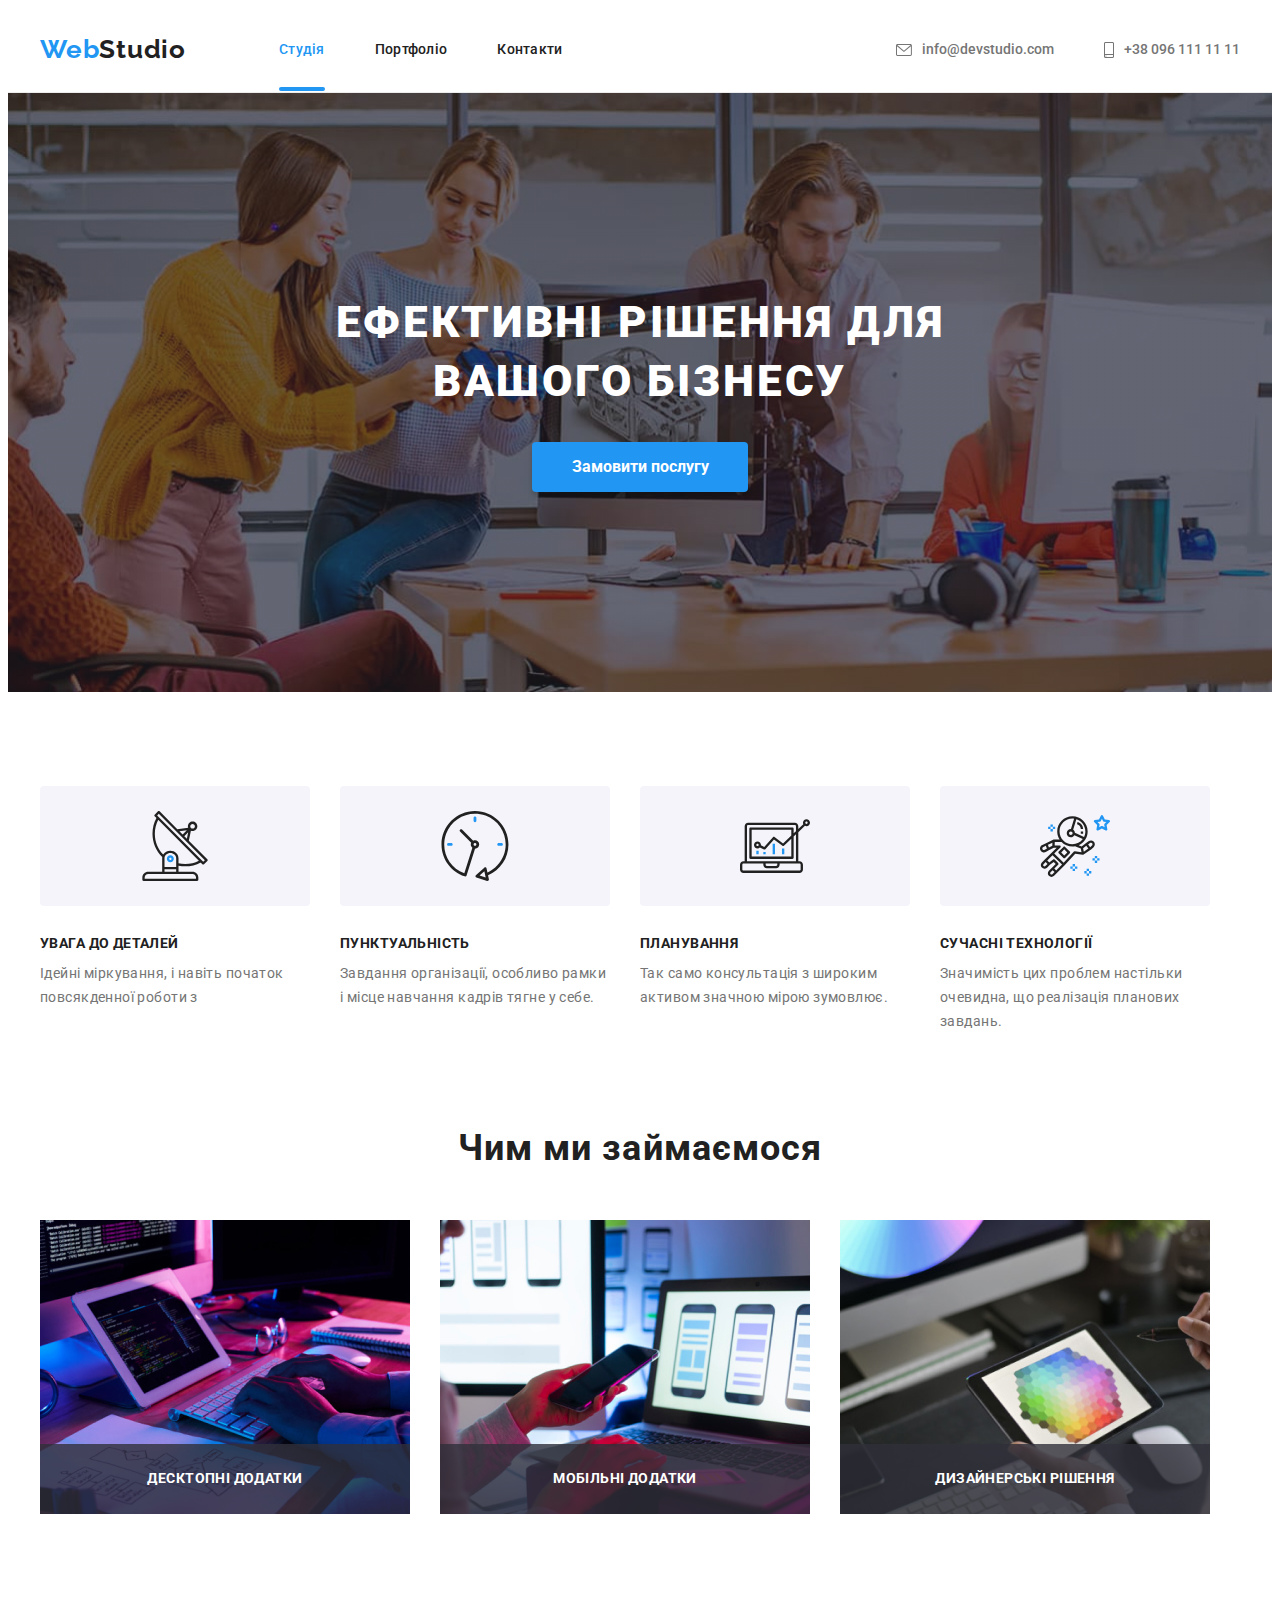
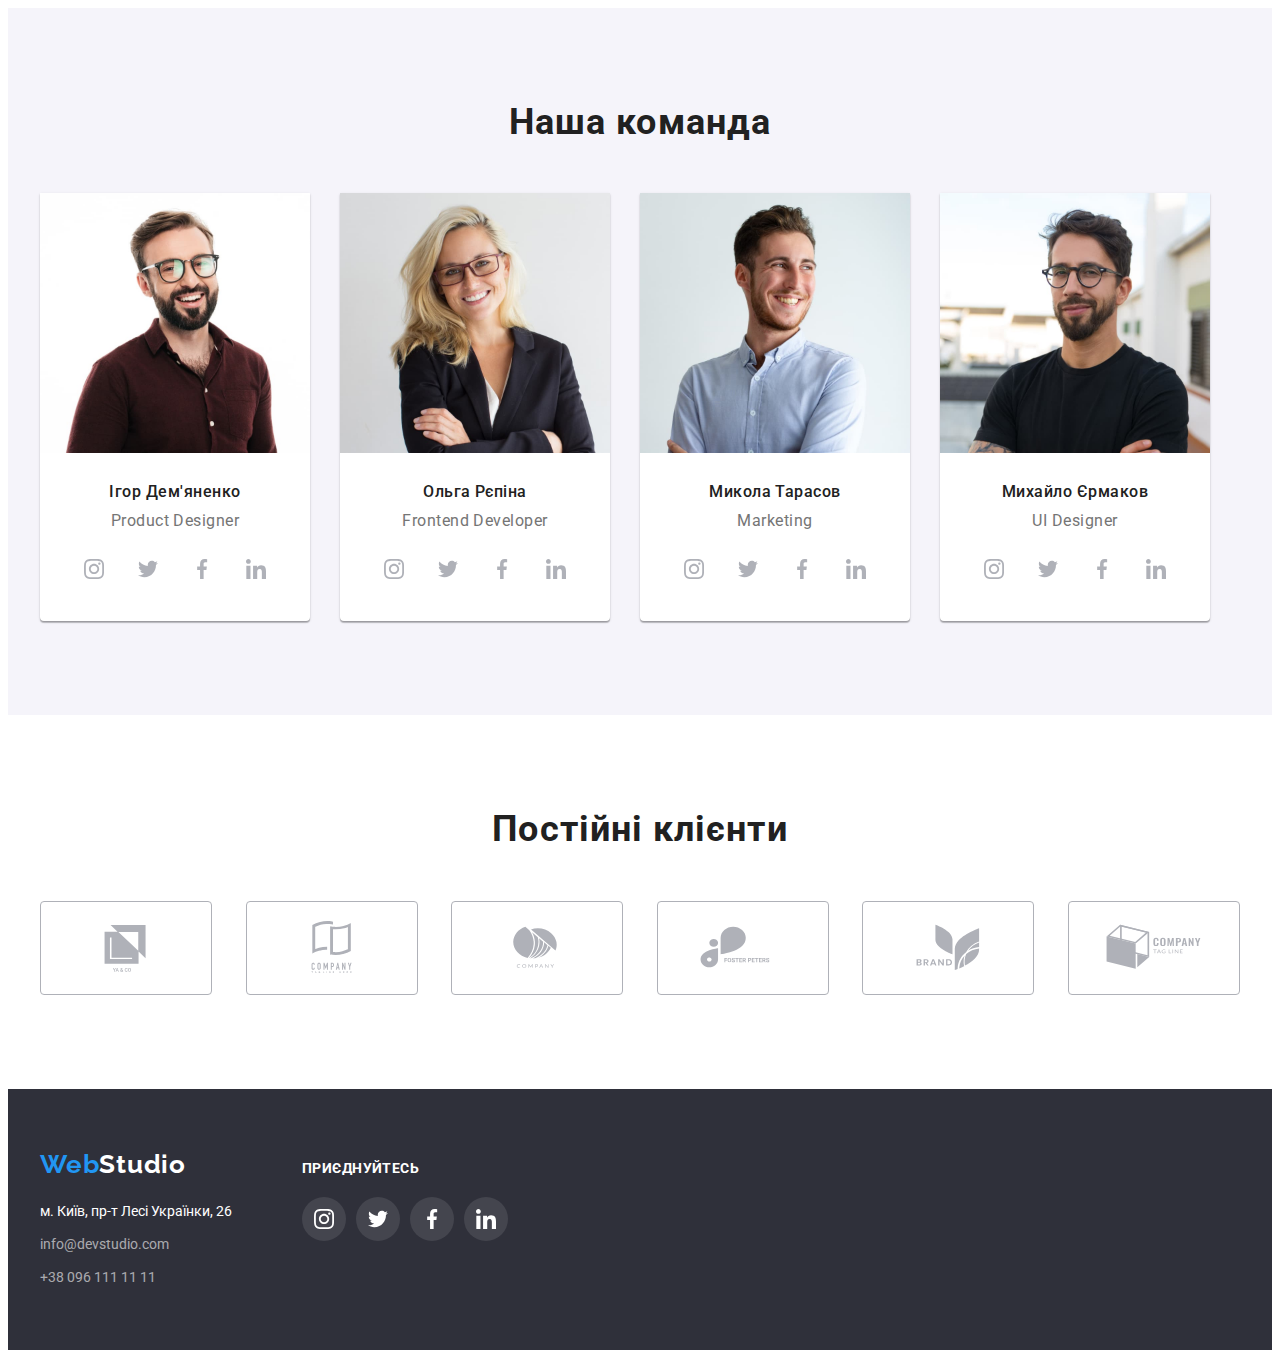
<file: index.html>
<!DOCTYPE html>
<html lang="uk">
<head>
    <meta charset="UTF-8">
    <meta http-equiv="X-UA-Compatible" content="IE=edge">
    <meta name="viewport" content="width=device-width, initial-scale=1.0">
    <title>WebStudio</title>
    <link rel="preconnect" href="https://fonts.googleapis.com">
    <link rel="preconnect" href="https://fonts.gstatic.com" crossorigin>
    <link href="https://fonts.googleapis.com/css2?family=Raleway:wght@700&display=swap" rel="stylesheet">
    <link rel="preconnect" href="https://fonts.googleapis.com">
    <link rel="preconnect" href="https://fonts.gstatic.com" crossorigin>
    <link href="https://fonts.googleapis.com/css2?family=Roboto:wght@400;500;700;900&display=swap" rel="stylesheet">
    <link rel="stylesheet" href="https://cdnjs.cloudflare.com/ajax/libs/modern-normalize/1.1.0/modern-normalize.min.css" 
    integrity="sha512-wpPYUAdjBVSE4KJnH1VR1HeZfpl1ub8YT/NKx4PuQ5NmX2tKuGu6U/JRp5y+Y8XG2tV+wKQpNHVUX03MfMFn9Q==" crossorigin="anonymous" referrerpolicy="no-referrer" />
    <link rel="stylesheet" href="./css/styles.css">
  </head>
<body>
<!-- Шапка сторінки-->
  <header class="line-bg">
    <div class="container head">
      <a href="./index.html"class="logo">Web<span class="logo-black">Studio</span>
      </a>
      <nav>
      <!-- Навігація на інші сторінки -->
        <ul class="social-links">    
          <li class="item">
            <a class="link" href="./index.html">
              <span class="active-page">Студія</span>
            </a>
          </li>
          <li class="item">
            <a class="link" href="./portfolio.html">Портфоліо</a>
          </li>
          <li class="item">
            <a class="link" href="Контакти">Контакти</a>
          </li>
        </ul>
      </nav>
        <ul class="social-links">
          <li class="contact">
            <a href="mailto:info@devstudio.com" class="contact-link">
              <svg class="contact-icon email" widht="16" height="12">
                <use href="./images/hw5/sprite1.svg#envelope"></use>
              </svg>
              info@devstudio.com
            </a>
          </li>
          <li class="contact">
            <a href="tel:+380961111111" class="contact-link">
              <svg class="contact-icon telephone" widht="10" height="16">
                <use href="./images/hw5/sprite1.svg#smartphone"></use>
              </svg>
              +38 096 111 11 11  
            </a>
          </li>
        </ul>
    </div>
  </header> 
<main>
  <!-- Герой сторінка -->
  <section class="hero">
    <div class="container">
      <h1 class="text-hero">
        Ефективні рішення для<br
         />вашого бізнесу
      </h1>
      <button type="button" class="hero-btn" data-modal-open>Замовити послугу</button>
    </div>
  </section>
  <!-- Переваги -->
  <section class="features">
    <div class="container page">
      <ul class="info">
        <li class="item">
          <div class="fuatures-icon">
            <svg class="info-icon" widht="70" height="70">
              <use href="./images/hw5/sprite1.svg#antenna"></use>
            </svg>
          </div>
          <h3 class="subtitle">УВАГА ДО ДЕТАЛЕЙ</h3>
          <p class="text">Ідейні міркування, і навіть початок повсякденної роботи з  
        </li>
        <li class="item">
          <div class="fuatures-icon">
            <svg class="info-icon" widht="70" height="70">
              <use href="./images/hw5/sprite1.svg#clock"></use>
            </svg>
          </div>
          <h3 class="subtitle">ПУНКТУАЛЬНІСТЬ</h3>
          <p class="text">Завдання організації, особливо рамки і місце навчання кадрів тягне у себе.</p>
        </li>
        <li class="item">
          <div class="fuatures-icon">
            <svg class="info-icon" widht="70" height="70">
              <use href="./images/hw5/sprite1.svg#diagram"></use>
            </svg>
          </div>
          <h3 class="subtitle">ПЛАНУВАННЯ</h3>
          <p class="text">Так само консультація з широким активом значною мірою зумовлює.</p>
        </li>
        <li class="item">
          <div class="fuatures-icon">
            <svg class="info-icon" widht="70" height="70">
              <use href="./images/hw5/sprite1.svg#astronaut"></use>
            </svg>
          </div>
          <h3 class="subtitle">СУЧАСНІ ТЕХНОЛОГІЇ</h3>
          <p class="text">Значимість цих проблем настільки очевидна, що реалізація планових завдань.</p>
        </li>
      </ul>
    </div>
  </section>
  <!-- Види діяльності -->
  <section class="work">
    <div class="container">
      <h2 class="title">Чим ми займаємося</h2>
      <ul class="foto">
        <li class="item">
          <div class="foto-box">
            <img class="process" 
              src="./images/hw1/box1.jpg" 
              alt="box 1" 
              width="370"/>
            <p class="work-text">Десктопні додатки</p>
          </div>
        </li>
        <li class="item">
          <div class="foto-box">
            <img class="process" 
              src="./images/hw1/box2.jpg" 
              alt="box 2" 
              width="370"/>
            <p class="work-text">Мобільні додатки</p>
          </div>
        </li>
        <li class="item">
          <div class="foto-box">
            <img class="process" 
              src="./images/hw1/box3.jpg" 
              alt="box 3" 
              width="370"/>
            <p class="work-text">Дизайнерські рішення</p>
          </div>
        </li>
      </ul>
    </div>
  </section>
  <!-- Команда -->
  <section class="command">
    <div class="container">
      <h2 class="title">Наша команда</h2>
      <ul class="people">
        <li class="item">
          <img class="team" 
          src="./images/hw1/ihor-demyanenko.jpg" 
          alt="Ігор Дем'яненко" 
          width="270" 
          />
          <div class="box">
            <h3 class="subtitle">Ігор Дем'яненко</h3>
            <p class="text" lang="en">Product Designer</p>
            <ul class="link-list">
              <li class="list-elips">
                <a class="link-icon" href="https://www.instagram.com/">
                  <svg class="elips-icon" widht="20" height="20">
                    <use href="./images/hw5/sprite1.svg#instagram"></use>
                  </svg>
                </a>
              </li>
              <li class="list-elips">
                <a class="link-icon" href="https://twitter.com/">
                  <svg class="elips-icon" widht="20" height="20">
                    <use href="./images/hw5/sprite1.svg#twitter"></use>
                  </svg>
                </a>
              </li>
              <li class="list-elips">
                <a class="link-icon" href="https://www.facebook.com/">
                  <svg class="elips-icon" widht="20" height="20">
                    <use href="./images/hw5/sprite1.svg#facebook"></use>
                  </svg>
                </a>
              </li>
              <li class="list-elips">
                <a class="link-icon" href="https://ua.linkedin.com/">
                  <svg class="elips-icon" widht="20" height="20">
                    <use href="./images/hw5/sprite1.svg#linkedin"></use>
                  </svg>
                </a>
              </li>
            </ul>
          </div>
        </li>
        <li class="item">
          <img class="team" 
          src="./images/hw1/olga-repina.jpg" 
          alt="Ольга Рєпіна" 
          width="270" 
          />
          <div class="box">
            <h3 class="subtitle">Ольга Рєпіна</h3>
            <p class="text" lang="en">Frontend Developer</p>
            <ul class="link-list">
              <li class="list-elips">
                <a class="link-icon" href="https://www.instagram.com/">
                  <svg class="elips-icon" widht="20" height="20">
                    <use href="./images/hw5/sprite1.svg#instagram"></use>
                  </svg>
                </a>
              </li>
              <li class="list-elips">
                <a class="link-icon" href="https://twitter.com/">
                  <svg class="elips-icon" widht="20" height="20">
                    <use href="./images/hw5/sprite1.svg#twitter"></use>
                  </svg>
                </a>
              </li>
              <li class="list-elips">
                <a class="link-icon" href="https://www.facebook.com/">
                  <svg class="elips-icon" widht="20" height="20">
                    <use href="./images/hw5/sprite1.svg#facebook"></use>
                  </svg>
                </a>
              </li>
              <li class="list-elips">
                <a class="link-icon" href="https://ua.linkedin.com/">
                  <svg class="elips-icon" widht="20" height="20">
                    <use href="./images/hw5/sprite1.svg#linkedin"></use>
                  </svg>
                </a>
              </li>
            </ul>
          </div>
        </li>
        <li class="item">
          <img class="team" 
          src="./images/hw1/mykola-tarasov.jpg" 
          alt="Микола Тарасов" 
          width="270" 
          />
          <div class="box">
            <h3 class="subtitle">Микола Тарасов</h3>
            <p class="text" lang="en">Marketing</p>
            <ul class="link-list">
              <li class="list-elips">
                <a class="link-icon" href="https://www.instagram.com/">
                  <svg class="elips-icon" widht="20" height="20">
                    <use href="./images/hw5/sprite1.svg#instagram"></use>
                  </svg>
                </a>
              </li>
              <li class="list-elips">
                <a class="link-icon" href="https://twitter.com/">
                  <svg class="elips-icon" widht="20" height="20">
                    <use href="./images/hw5/sprite1.svg#twitter"></use>
                  </svg>
                </a>
              </li>
              <li class="list-elips">
                <a class="link-icon" href="https://www.facebook.com/">
                  <svg class="elips-icon" widht="20" height="20">
                    <use href="./images/hw5/sprite1.svg#facebook"></use>
                  </svg>
                </a>
              </li>
              <li class="list-elips">
                <a class="link-icon" href="https://ua.linkedin.com/">
                  <svg class="elips-icon" widht="20" height="20">
                    <use href="./images/hw5/sprite1.svg#linkedin"></use>
                  </svg>
                </a>
              </li>
            </ul>
          </div>
        </li>
        <li class="item">
          <img class="team" 
          src="./images/hw1/mykhailo-yermakov.jpg" 
          alt="Михайло Єрмаков" 
          width="270" 
          />
          <div class="box">
            <h3 class="subtitle">Михайло Єрмаков</h3>
            <p class="text" lang="en">UI Designer</p>
            <ul class="link-list">
              <li class="list-elips">
                <a class="link-icon" href="https://www.instagram.com/">
                  <svg class="elips-icon" widht="20" height="20">
                    <use href="./images/hw5/sprite1.svg#instagram"></use>
                  </svg>
                </a>
              </li>
              <li class="list-elips">
                <a class="link-icon" href="https://twitter.com/">
                  <svg class="elips-icon" widht="20" height="20">
                    <use href="./images/hw5/sprite1.svg#twitter"></use>
                  </svg>
                </a>
              </li>
              <li class="list-elips">
                <a class="link-icon" href="https://www.facebook.com/">
                  <svg class="elips-icon" widht="20" height="20">
                    <use href="./images/hw5/sprite1.svg#facebook"></use>
                  </svg>
                </a>
              </li>
              <li class="list-elips">
                <a class="link-icon" href="https://ua.linkedin.com/">
                  <svg class="elips-icon" widht="20" height="20">
                    <use href="./images/hw5/sprite1.svg#linkedin"></use>
                  </svg>
                </a>
              </li>
            </ul>
          </div>
        </li>
      </ul>
    </div>
  </section>
  <!--  Постійні клієнти -->
  <section class="clients">
    <div class="container">
      <h3 class="title">Постійні клієнти</h3>
      <ul class="icons">
        <li class="item">
          <a class="icon-link" href="#">
            <svg class="button-icon" widht="160" height="60">
              <use href="./images/hw5/sprite1.svg#Logo1"></use>
            </svg>
          </a>
        </li>
        <li class="item">
          <a class="icon-link" href="#">
            <svg class="button-icon" widht="160" height="60">
              <use href="./images/hw5/sprite1.svg#Logo2"></use>
            </svg>
          </a>
        </li>
        <li class="item">
          <a class="icon-link" href="#">
            <svg class="button-icon" widht="160" height="60">
              <use href="./images/hw5/sprite1.svg#Logo3"></use>
            </svg>
          </a>
        </li>
        <li class="item">
          <a class="icon-link" href="#">
            <svg class="button-icon" widht="160" height="60">
              <use href="./images/hw5/sprite1.svg#Logo4"></use>
            </svg>
          </a>
        </li>
        <li class="item">
          <a class="icon-link" href="#">
            <svg class="button-icon" widht="160" height="60">
              <use href="./images/hw5/sprite1.svg#Logo5"></use>
            </svg>
          </a>
        </li>
        <li class="item">
          <a class="icon-link" href="#">
            <svg class="button-icon" widht="160" height="60">
              <use href="./images/hw5/sprite1.svg#Logo6"></use>
            </svg>
          </a>
        </li>
      </ul>
    </div>

  </section>
</main>
<!-- Футер -->
  <footer class="footer-backgroud">
    <div class="container general">
      <div class="footer-container">
        <a href="./index.html" lang="en" class="logo">Web<span class="logo-white">Studio</span></a>
          <address>
            <ul class="footer-contact">
              <li class="item">
                <a href="https://goo.gl/maps/koyC8CYyR4xrzrLMA" target="_blank" rel="address" class="address">м. Київ, пр-т Лесі Українки, 26</a>
              </li>
              <li class="item">
                <a href="mailto:info@devstudio.com" class="contact">info@devstudio.com</a>
              </li>
              <li class="item">
                <a href="tel:+380961111111" class="contact">+38 096 111 11 11</a>
              </li>
            </ul>
          </address>
      </div>
      <div class="social-networks-container">
        <span class="subtitle">ПРИЄДНУЙТЕСЬ</span>
        <ul class="link-list-footer">
          <li class="list-elips-footer">
            <a class="link-icon-footer" href="https://www.instagram.com/">
              <svg class="elips-icon-footer" widht="20" height="20">
                <use href="./images/hw5/sprite1.svg#instagram"></use>
              </svg>
            </a>
          </li>
          <li class="list-elips-footer">
            <a class="link-icon-footer" href="https://twitter.com/">
              <svg class="elips-icon-footer" widht="20" height="20">
                <use href="./images/hw5/sprite1.svg#twitter"></use>
              </svg>
            </a>
          </li>
          <li class="list-elips-footer">
            <a class="link-icon-footer" href="https://www.facebook.com/">
              <svg class="elips-icon-footer" widht="20" height="20">
                <use href="./images/hw5/sprite1.svg#facebook"></use>
              </svg>
            </a>
          </li>
          <li class="list-elips-footer">
            <a class="link-icon-footer" href="https://ua.linkedin.com/">
              <svg class="elips-icon-footer" widht="20" height="20">
                <use href="./images/hw5/sprite1.svg#linkedin"></use>
              </svg>
            </a>
          </li>
        </ul>
      </div>
    </div>
  </footer>
  <div class="backdrop is-hidden" data-modal>
    <div class="modal">
     <button type="button" class="modal-close" data-modal-close>
         <svg class="btn-close-icon" widht="18" height="18">
             <use href="./images/hw5/sprite1.svg#close-black"></use>
         </svg>
     </button>
    </div>
    </div>
  <script src="./js/modal.js"></script>
</body>
</html>
</file>
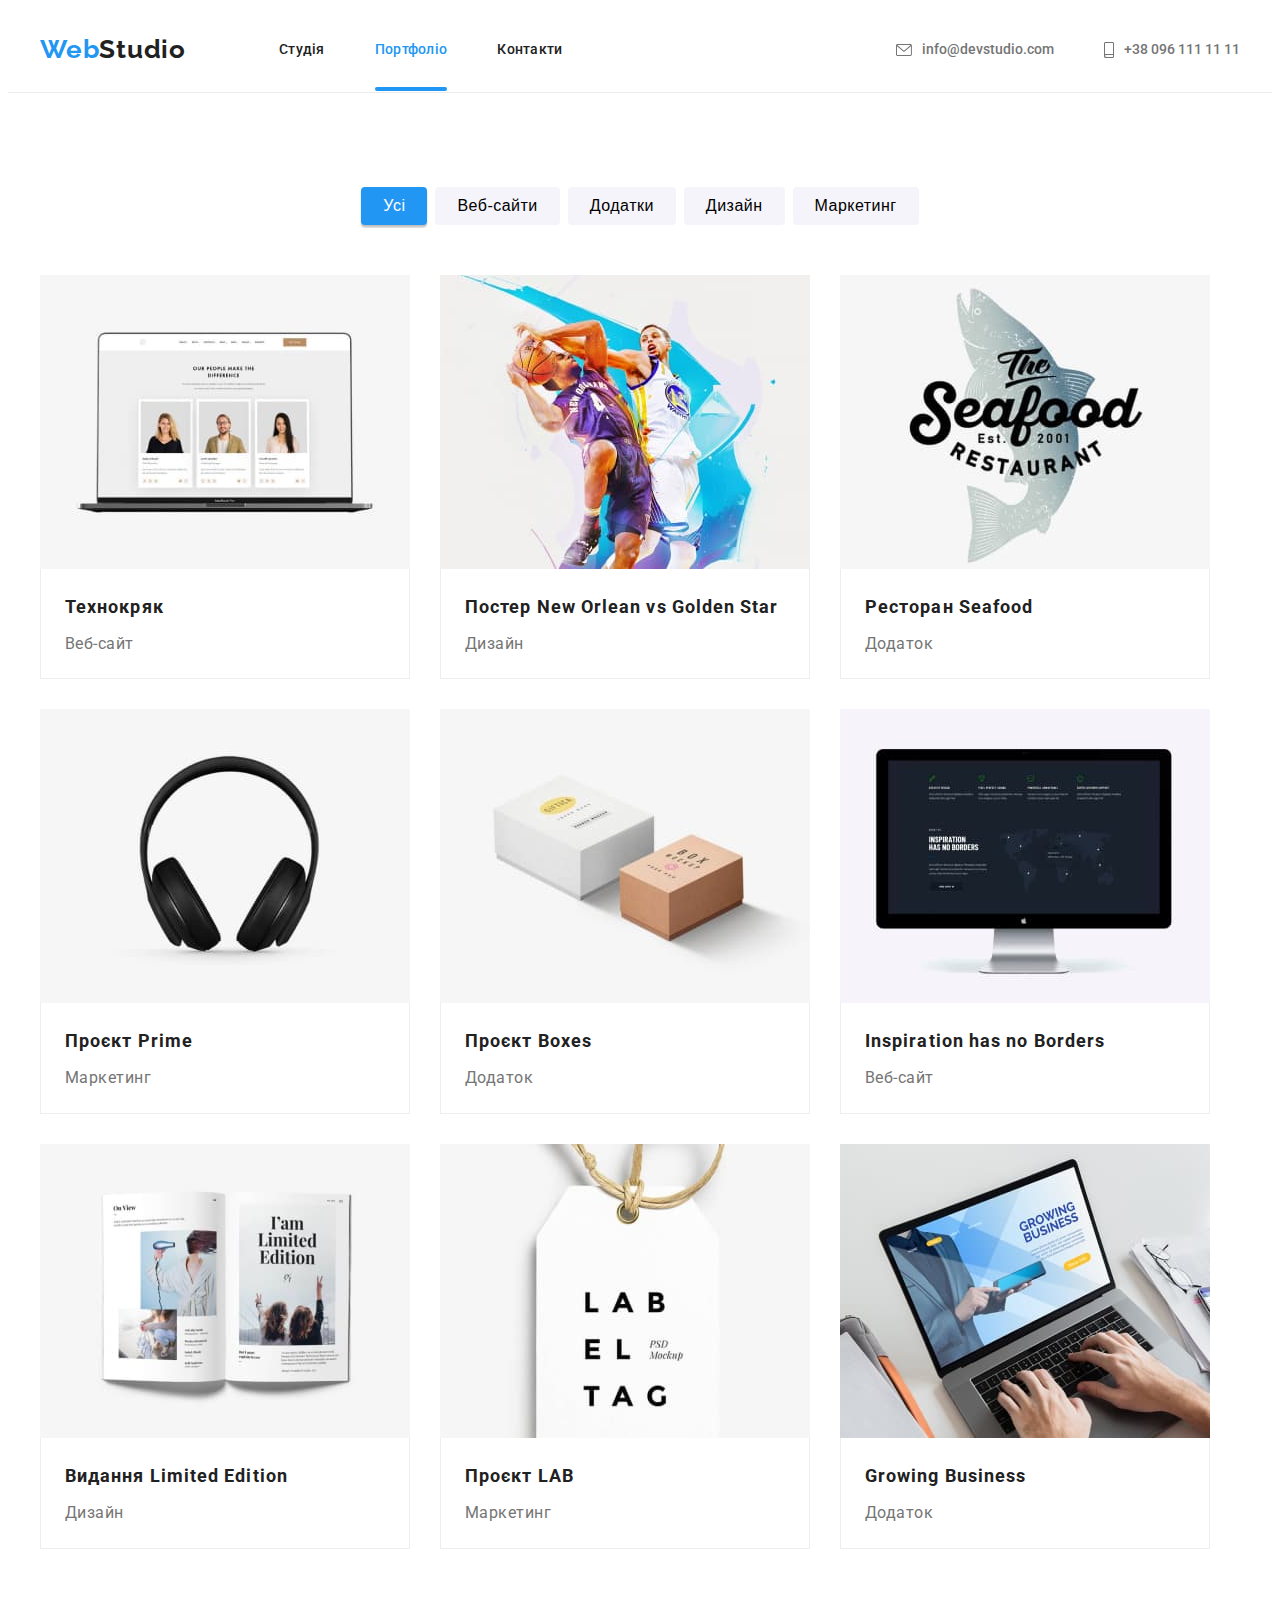
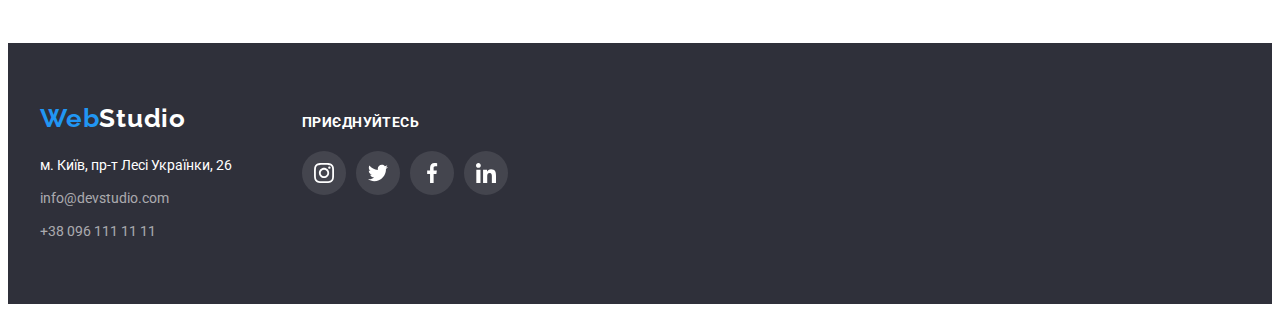
<file: portfolio.html>
<!DOCTYPE html>
<html lang="uk">
<head>
    <meta charset="UTF-8">
    <meta http-equiv="X-UA-Compatible" content="IE=edge">
    <meta name="viewport" content="width=device-width, initial-scale=1.0">
    <title>WebStudio</title>
    <link rel="preconnect" href="https://fonts.googleapis.com">
    <link rel="preconnect" href="https://fonts.gstatic.com" crossorigin>
    <link href="https://fonts.googleapis.com/css2?family=Raleway:wght@700&display=swap" rel="stylesheet">
    <link rel="preconnect" href="https://fonts.googleapis.com">
    <link rel="preconnect" href="https://fonts.gstatic.com" crossorigin>
    <link href="https://fonts.googleapis.com/css2?family=Roboto:wght@400;500;700;900&display=swap" rel="stylesheet">
    <link rel="stylesheet" href="https://cdnjs.cloudflare.com/ajax/libs/modern-normalize/1.1.0/modern-normalize.min.css" 
    integrity="sha512-wpPYUAdjBVSE4KJnH1VR1HeZfpl1ub8YT/NKx4PuQ5NmX2tKuGu6U/JRp5y+Y8XG2tV+wKQpNHVUX03MfMFn9Q==" crossorigin="anonymous" referrerpolicy="no-referrer" />
    <link rel="stylesheet" href="./css/styles.css">
</head>
<body>
<!-- Шапка сторінки-->
  <header class="line-bg">
    <div class="container head">
      <a href="./index.html"class="logo">Web<span class="logo-black">Studio</span>
      </a>
      <nav>
      <!-- Навігація на інші сторінки -->
        <ul class="social-links">
          <li class="item">
            <a class="link" href="./index.html">Студія</a>
          </li>
          <li class="item">
            <a class="link" href="./portfolio.html">
              <span class="active-page">Портфоліо</span>
            </a>
          </li>
          <li class="item">
            <a class="link" href="Контакти">Контакти</a>
          </li>
        </ul>
      </nav>
      <ul class="social-links">
        <li class="contact">
          <a href="mailto:info@devstudio.com" class="contact-link">
            <svg class="contact-icon email" widht="16" height="12">
              <use href="./images/hw5/sprite1.svg#envelope"></use>
            </svg>
            info@devstudio.com
          </a>
        </li>
        <li class="contact">
          <a href="tel:+380961111111" class="contact-link">
            <svg class="contact-icon telephone" widht="10" height="16">
              <use href="./images/hw5/sprite1.svg#smartphone"></use>
            </svg>
            +38 096 111 11 11  
          </a>
        </li>
      </ul>
    </div>
  </header>
<main>
<!-- Кнопки -->
<section class="navigation">
  <div class="container">
    <h1 class="visually-hidden">Портфоліо</h1>
      <ul class="pointer-btn">
        <li class="item"><button type="button" class="active-btn">Усі</button></li>
        <li class="item"><button type="button" class="btn">Веб-сайти</button></li>
        <li class="item"><button type="button" class="btn">Додатки</button></li>
        <li class="item"><button type="button" class="btn">Дизайн</button></li>
        <li class="item"><button type="button" class="btn">Маркетинг</button></li>
      </ul>
<!-- Портфоліо -->
      <ul class="portfolio">
        <li class="item">
          <a class="link-card" href="link">
            <div class="move-info">
              <img class="cards"
                src="./images/hw2/technocrack.jpg" 
                alt="Технокряк" 
                width="370"/>
              <p class="info-card">Ресурс пропонує комплексні пропозиції з різним рівнем функціоналу та сервісів. Все це дозволить відвідувачу отримати вичерпні відомості про компанію чи приватну особу.</p>
            </div>
            <div class="box">
              <h2 class="title">Технокряк</h2>
              <p class="text">Веб-сайт</p>
            </div>
          </a>
        </li>
        <li class="item">
          <a class="link-card" href="link">
            <div class="move-info">
              <img class="cards"
                src="./images/hw2/neworleansvsgoldenstarposter.jpg" 
                alt="Постер New Orlean vs Golden Star" 
                width="370"/>
              <p class="info-card">Ресурс пропонує комплексні пропозиції з різним рівнем функціоналу та сервісів. Все це дозволить відвідувачу отримати вичерпні відомості про компанію чи приватну особу.</p>
            </div>
            <div class="box">
              <h2 class="title">Постер New Orlean vs Golden Star</h2>
              <p class="text">Дизайн</p>
            </div>
          </a>
        </li>     
        <li class="item">         
          <a class="link-card" href="link"> 
            <div class="move-info">
              <img class="cards"       
                src="./images/hw2/seafoodrestaurant.jpg"         
                alt="Ресторан Seafood" 
                width="370"/> 
              <p class="info-card">Ресурс пропонує комплексні пропозиції з різним рівнем функціоналу та сервісів. Все це дозволить відвідувачу отримати вичерпні відомості про компанію чи приватну особу.</p>
            </div>       
            <div class="box">      
              <h2 class="title">Ресторан Seafood</h2>    
              <p class="text">Додаток</p>   
            </div>
          </a>     
        </li>      
        <li class="item">      
          <a class="link-card" href="link">
            <div class="move-info">
              <img class="cards"       
                src="./images/hw2/projectprime.jpg"      
                alt="Проєкт Prime"      
                width="370"/> 
              <p class="info-card">Ресурс пропонує комплексні пропозиції з різним рівнем функціоналу та сервісів. Все це дозволить відвідувачу отримати вичерпні відомості про компанію чи приватну особу.</p>
            </div>            
            <div class="box">      
              <h2 class="title">Проєкт Prime</h2>     
              <p class="text">Маркетинг</p>   
            </div>    
          </a>
        </li>     
        <li class="item">
          <a class="link-card" href="link">
            <div class="move-info">
              <img class="cards"        
                src="./images/hw2/projectbox.jpg"        
                alt="Проєкт Boxes" 
                width="370"/>  
              <p class="info-card">Ресурс пропонує комплексні пропозиції з різним рівнем функціоналу та сервісів. Все це дозволить відвідувачу отримати вичерпні відомості про компанію чи приватну особу.</p>
            </div>           
            <div class="box">      
              <h2 class="title">Проєкт Boxes</h2>    
              <p class="text">Додаток</p>    
            </div>   
          </a>
        </li>      
        <li class="item">
          <a class="link-card" href="link"> 
            <div class="move-info">
              <img class="cards"       
                src="./images/hw2/inspirationhasnoborders.jpg"       
                alt="Inspiration has no Borders"     
               width="370"/> 
              <p class="info-card">Ресурс пропонує комплексні пропозиції з різним рівнем функціоналу та сервісів. Все це дозволить відвідувачу отримати вичерпні відомості про компанію чи приватну особу.</p>
            </div>        
            <div class="box">    
              <h2 class="title">Inspiration has no Borders</h2>      
              <p class="text">Веб-сайт</p>    
            </div>     
          </a>
        </li>        
        <li class="item">
          <a class="link-card" href="link">
            <div class="move-info">
              <img class="cards"       
                src="./images/hw2/edition-limited-edition.jpg"         
                alt="Видання Limited Edition" 
                width="370"/>  
              <p class="info-card">Ресурс пропонує комплексні пропозиції з різним рівнем функціоналу та сервісів. Все це дозволить відвідувачу отримати вичерпні відомості про компанію чи приватну особу.</p>
            </div>             
            <div class="box">       
              <h2 class="title">Видання Limited Edition</h2>      
              <p class="text">Дизайн</p>      
            </div>     
          </a>
        </li>       
        <li class="item">
          <a class="link-card" href="link">
            <div class="move-info">
              <img class="cards"         
                src="./images/hw2/projectlab.jpg"          
                alt="Проєкт LAB" 
                width="370"/>     
              <p class="info-card">Ресурс пропонує комплексні пропозиції з різним рівнем функціоналу та сервісів. Все це дозволить відвідувачу отримати вичерпні відомості про компанію чи приватну особу.</p>
            </div>         
            <div class="box">       
              <h2 class="title">Проєкт LAB</h2>       
              <p class="text">Маркетинг</p>      
            </div>      
          </a>
        </li>        
        <li class="item">
          <a class="link-card" href="link">
            <div class="move-info">
              <img class="cards"         
                src="./images/hw2/growingbusiness.jpg"         
                alt="Growing Business" 
                width="370"/>     
              <p class="info-card">Ресурс пропонує комплексні пропозиції з різним рівнем функціоналу та сервісів. Все це дозволить відвідувачу отримати вичерпні відомості про компанію чи приватну особу.</p>
            </div>             
            <div class="box">       
              <h2 class="title">Growing Business</h2>     
              <p class="text">Додаток</p>   
            </div>   
          </a>
        </li>
      </ul>
    </section>
  </div>
</main>
<!-- Футер -->
<footer class="footer-backgroud">
  <div class="container general">
    <div class="footer-container">
      <a href="./index.html" lang="en" class="logo">Web<span class="logo-white">Studio</span></a>
        <address>
          <ul class="footer-contact">
            <li class="item">
              <a href="https://goo.gl/maps/koyC8CYyR4xrzrLMA" target="_blank" rel="address" class="address">м. Київ, пр-т Лесі Українки, 26</a>
            </li>
            <li class="item">
              <a href="mailto:info@devstudio.com"><span class="contact">info@devstudio.com</span></a>
            </li>
            <li class="item">
              <a href="tel:+380961111111"><span class="contact">+38 096 111 11 11</span></a>
            </li>
          </ul>
        </address>
    </div>
    <div class="social-networks-container">
      <span class="subtitle">ПРИЄДНУЙТЕСЬ</span>
      <ul class="link-list-footer">
        <li class="list-elips-footer">
          <a class="link-icon-footer" href="https://www.instagram.com/">
            <svg class="elips-icon-footer" widht="20" height="20">
              <use href="./images/hw5/sprite1.svg#instagram"></use>
            </svg>
          </a>
        </li>
        <li class="list-elips-footer">
          <a class="link-icon-footer" href="https://twitter.com/">
            <svg class="elips-icon-footer" widht="20" height="20">
              <use href="./images/hw5/sprite1.svg#twitter"></use>
            </svg>
          </a>
        </li>
        <li class="list-elips-footer">
          <a class="link-icon-footer" href="https://www.facebook.com/">
            <svg class="elips-icon-footer" widht="20" height="20">
              <use href="./images/hw5/sprite1.svg#facebook"></use>
            </svg>
          </a>
        </li>
        <li class="list-elips-footer">
          <a class="link-icon-footer" href="https://ua.linkedin.com/">
            <svg class="elips-icon-footer" widht="20" height="20">
              <use href="./images/hw5/sprite1.svg#linkedin"></use>
            </svg>
          </a>
        </li>
      </ul>
    </div>
  </div>
</footer>
<script src="./js/modal.js"></script>
</body>
</html>
</file>
<file: css/styles.css>
body {
font-family: 'Roboto', sans-serif;
color: #212121;
}



.line-bg {
border-bottom: solid 1px; color: #ECECEC;

}
.container {
padding-left: 15px;
padding-right: 15px;    
margin-left: auto;
margin-right: auto;
width: 1200px;
}
.head {
display: flex;
align-items: center;
}
.social-links {
display: flex;
margin-left: auto;
}
.social-links .item + .item {
margin-left: 50px;
}
.social-links .link {
display: block;
padding-top: 32px;
padding-bottom: 32px;

font-weight: 500;
font-size: 14px;
line-height: 1.4;
text-decoration: none;
letter-spacing: 0.02em;
transition: color 250ms cubic-bezier(0.4, 0, 0.2, 1);
}
.social-links .active-page {
color: #2196F3;
font-weight: 500;
font-size: 14px;
line-height: 1.4;
text-decoration: none;
}
.social-links .link:hover,
.social-links .link:focus {
color: #2196F3;
font-weight: 500;
font-size: 14px;
line-height: 1.4;
text-decoration: none;
}

.active-page {
position: relative;
color: #2196F3;    
}

.active-page::after {
position: absolute;
content: '';
width: 100%;
height: 4px;
left: 0;
top: 46px;
background-color: #2196F3;
border-radius: 2px;
transform: opacity 250ms var(--timing-function);
}

.logo .logo-white {
color: #FFFFFF;
}
.logo {
color: #2196F3;
font-family:'Raleway';
font-weight: 700;
font-size: 26px;
line-height: 1.19;
letter-spacing: 0.03em;
text-decoration: none;
}
.logo .logo-black {
color: #212121;
}
.line-bg .head a {
margin-right: 93px;
}
.line-bg .head a:nth-last-child(-n +2) {
margin-right: 0;
}
.social-links .contact + .contact {
margin-left: 50px;
}
.social-links .contact-link {
font-weight: 500;
font-size: 14px;
line-height: 1.14;
color: #757575;
transition: color 250ms cubic-bezier(0.4, 0, 0.2, 1);
}
.social-links .contact-link:hover,
.social-links .contact-link:focus {
color: #2196F3;
}



.email {
list-style: none;
width: 16px;
height: 12px;
}
.telephone {
width: 10px;
height: 16px;
}
.contact-link {
display: flex;
justify-content: center;
align-items: center;
}
.contact .contact-link {
margin-right: 10px;
}
.contact-icon{
margin-right: 10px;   
fill: currentColor;

}
.social-links .contact-icon:hover,
.social-links .contact-icon:focus {
fill: #2196F3;
}


a {
text-decoration: none; 
color: #212121;

}
ul {
padding: 0;
margin: 0;
list-style: none;
}
.hero {
background-image: linear-gradient(rgba(47, 48, 58, 0.4), rgba(47, 48, 58, 0.4)), url(../images/hw3/Img.jpg);
background-position: center;   
background-repeat: no-repeat;
background-color: #2F303A;
margin: 0 auto;

text-align: center;
padding-top: 200px;
padding-bottom: 200px;  
max-width: 1600px;
background-size: cover;
}
.text-hero {
width: 696px;    
margin: 0 auto 30px auto;

font-weight: 900;
font-size: 44px;
line-height: 1.36;
color: #FFFFFF;
letter-spacing: 0.06em;
text-transform: uppercase;
}
.portfolio .cards {
display: block;
margin-top: 0px;

width:370px;
height:294px; 
}
.hero-btn {
padding: 10px 32px;
min-width: 216px;

font-family: inherit;
background-color:#2196F3;
border-radius: 4px;
cursor: pointer;
border: transparent;
box-shadow: 0px 4px 4px rgba(0, 0, 0, 0.15);
text-align: center;
font-weight: 700;
font-size: 16px;
line-height: 1.87;
color: #FFFFFF;
transition: background-color 250ms cubic-bezier(0.4, 0, 0.2, 1);

}

.hero-btn:hover {
background: #188CE8;
}



.pointer-btn {
display: flex;
justify-content: center;
text-align: center;
margin-bottom: 50px;
}
.pointer-btn .item + .item {
margin-left: 8px;
}
.pointer-btn .btn {
padding: 6px 22px;
text-align: center;

background: #F5F4FA;
border-radius: 4px;
font-weight: 500;
font-size: 16px;
line-height: 1.62;
letter-spacing: 0.03em;
border: transparent;
cursor: pointer;
transition: color 250ms cubic-bezier(0.4, 0, 0.2, 1), background-color 250ms cubic-bezier(0.4, 0, 0.2, 1), box-shadow 250ms cubic-bezier(0.4, 0, 0.2, 1);
}
.pointer-btn .btn:active,
.pointer-btn .btn:hover,
.pointer-btn .btn:focus {
background: #2196F3;
color: #FFFFFF;
box-shadow: 0px 3px 1px rgba(0, 0, 0, 0.1), 0px 1px 2px rgba(0, 0, 0, 0.08), 0px 2px 2px rgba(0, 0, 0, 0.12);
}
.pointer-btn .active-btn {
display: inline-block;
padding: 6px 22px;
text-align: center;

background: #2196F3;
color: #FFFFFF;
border-radius: 4px;
font-weight: 500;
font-size: 16px;
line-height: 1.62;
letter-spacing: 0.03em;
border: transparent;
cursor: pointer;
box-shadow: 0px 3px 1px rgba(0, 0, 0, 0.1), 0px 1px 2px rgba(0, 0, 0, 0.08), 0px 2px 2px rgba(0, 0, 0, 0.12);
}
.work .process {
width:370px;
height: 294px;
}
.heading {
font-weight: 700;
font-size: 36px;
line-height: 1.16;
}
.command .team {
width: 270px;
height: 260px;  
}
.info {
display: flex;    
}
.info .item {
display: block;
width: 270px;
margin-right: 30px;    
}
.info .item:nth-child(4n) {
margin-right: 0;    
}

.info-icon {
width: 70px;
height: 70px; 
   
}
.fuatures-icon{
display: flex;
align-items: center;
justify-content: center;
margin-bottom: 30px;
width: 270px;
height: 120px; 
background: #F5F4FA;
border-radius: 4px;
}


.features {
padding-top: 94px;    
padding-bottom: 94px;
}
.features .subtitle {
margin-top: 0px;
margin-bottom: 10px;

font-weight: 700;
font-size: 14px;
line-height: 1.14;
letter-spacing: 0.03em;
text-transform: uppercase;
}
.features .text {
margin-top: 0px;
margin-bottom: 0px;

font-size: 14px;
line-height: 1.71;
letter-spacing: 0.03em;
color: #757575
}
.foto {
display: flex;
margin-top: 0;
padding-left: 0;
}
.foto .item {
display: block;
width: 370px;
margin-right: 30px;
}
.foto .item:nth-child(3n) {
margin-right: 0px;
}
.work {   
padding-bottom: 94px;
}
.work .title {
margin-top: 0;
margin-bottom: 50px;

font-weight: 700;
font-size: 36px;
line-height: 1.16;
text-align: center;
letter-spacing: 0.03em;
}
.foto-box {
position: relative;
}

.work-text {
position: absolute;
display: flex;
width: 100%;
min-height: 70px;
left: 0;
bottom:0;
margin: 0;
justify-content: center;
align-items: center;

font-weight: 700;
font-size: 14px;
line-height: 1.14;
text-align: center;
letter-spacing: 0.03em;
text-transform: uppercase;

color: #FFFFFF;
background: rgba(47, 48, 58, 0.8);
}




.command {
padding-top: 94px;    
padding-bottom: 94px;

background: #F5F4FA
}

.command .title {
margin-top: 0;
margin-bottom: 50px;

font-weight: 700;
font-size: 36px;
line-height: 1.16;
text-align: center;
letter-spacing: 0.03em;
}
.command .subtitle {
margin: 0;
margin-bottom: 10px;

font-weight: 500;
font-size: 16px;
line-height: 1.18;
text-align: center;
letter-spacing: 0.03em;
}
.command .text {
margin: 0;
margin-bottom: 16px;

font-size: 16px;
line-height: 1.18;
text-align: center;
letter-spacing: 0.03em;
color: #757575
}
.people {
display: flex;
}
.people .team {
display: block;
}
.people .item {  
width: 270px;
margin-right: 30px;
background: #FFFFFF;
box-shadow: 0px 1px 3px rgba(0, 0, 0, 0.12), 0px 1px 1px rgba(0, 0, 0, 0.14), 0px 2px 1px rgba(0, 0, 0, 0.2);
border-radius: 0px 0px 4px 4px;
}
.people .item:nth-child(4n) {
margin-right: 0;
}
.people .box {
padding-top: 30px; 
padding-bottom: 30px;
}

.elips-icon {
width: 20px;
height: 20px;
transition: fill 250ms cubic-bezier(0.4, 0, 0.2, 1);   
}

.link-list {
display: flex;
justify-content: center;
gap: 10px;
}
.list-elips {
width: 44px;
height: 44px;     
}
.link-icon {
display: flex;
align-items: center;
justify-content: center;
width: 100%;
height: 100%; 
fill: #AFB1B8;
border-radius: 50%;   
transition: background-color 250ms cubic-bezier(0.4, 0, 0.2, 1);
}

.link-icon:hover,
.link-icon:focus {
background: #2196F3; 
fill: #FFFFFF; 
}

.portfolio {
display: flex;
flex-wrap: wrap;  
}
.portfolio .item {
width: 370px;
margin-right: 30px;
margin-bottom: 30px;
}
.portfolio .item:nth-child(3n) {
margin-right: 0px;
}
.portfolio .item:nth-last-child(-n +3){
margin-bottom: 0px;
}
.portfolio .title {
margin-top: 0;
margin-bottom: 4px;

font-weight: 700;
font-size: 18px;
line-height: 2;
letter-spacing: 0.06em;
color: #212121;
}
.portfolio .text {
margin-top: 0;
margin-bottom: 0;

font-size: 16px;
line-height: 1.87;
letter-spacing: 0.03em;
color: #757575
}
.portfolio .box {
border-left: solid 1px; 
border-bottom: solid 1px; 
border-right: solid 1px; 
color: #EEEEEE;
padding: 20px 24px;
}
.link-card {
display: block; 
transition: box-shadow 250ms cubic-bezier(0.4, 0, 0.2, 1);   
}
.link-card:hover,
.link-card:focus {
box-shadow: 1px 4px 6px 0px #00000029,
0px 4px 4px 0px #0000000F,
0px 1px 1px 0px #0000001F;
}
.info-card {
position: absolute;
top: 0;
height: 100%;

transform: translateY(100%);
transition-property: transform;
transition-duration: 250ms;
transition-timing-function: cubic-bezier(0.4, 0, 0.2, 1);

padding: 63px 24px;
margin: 0;

font-size: 18px;
line-height: 1.55;
letter-spacing: 0.03em;
color: #FFFFFF;
background-color: #2196F3;
}

.move-info {
position: relative;
overflow: hidden;
}

.link-card:hover .info-card,
.link-card:focus .info-card {
transform: translateY(0);    
}



.visually-hidden {
position: absolute;
white-space: nowrap;
width: 1px;
height: 1px;
overflow: hidden;
border: 0;
padding: 0;
clip: rect(0 0 0 0);
clip-path: inset(50%);
margin: -1px;
}

.navigation {
padding-top: 94px;
padding-bottom: 94px;
}

img {
display: block;
}

.clients {
padding-top: 94px;    
padding-bottom: 94px;
}

.clients .title {
margin-top: 0;
margin-bottom: 50px;

font-weight: 700;
font-size: 36px;
line-height: 1.16;
text-align: center;
letter-spacing: 0.03em;
}

.clients .item {
display: inline-block;
}
.icons {
display: flex;
justify-content: space-between;
}

.icon-link {
display: flex;
justify-content: center;
align-items: center;
width: 170px;
height: 92px;
border: 1px solid #AFB1B8;
border-radius: 4px;
color: #AFB1B8;
transition: border-color 250ms cubic-bezier(0.4, 0, 0.2, 1);
}

.button-icon {
fill: currentColor;
width: 160px;
height: 60px;
transition: color 250ms cubic-bezier(0.4, 0, 0.2, 1);
}



.icon-link:hover,
.icon-link:focus {
border: 1px solid #2196F3;
color: #2196F3;  
}


/* -------- Футер ---------*/

.footer-backgroud {
padding-top: 60px;
padding-bottom: 60px;
    
background: #2F303A;
}

.footer .footer-contact {
flex-direction: column;  
}



.footer-contact .item:nth-child(3n) {
margin-bottom: 0;

}
.footer-contact .item {
margin-bottom: 9px;
}

address {
margin-top: 20px;
}

.footer-backgroud .address {    
color: #FFFFFF;
font-style: normal;
font-weight: 400;
font-size: 14px;
line-height: 1.71;
transition: color 250ms cubic-bezier(0.4, 0, 0.2, 1);
}
.footer-backgroud a:hover,
.footer-backgroud a:focus {
color: #2196F3;   
}        
.contact {
color: rgba(255, 255, 255, 0.6);
font-style: normal;
font-weight: 400;
font-size: 14px;
line-height: 1.71;
transition: color 250ms cubic-bezier(0.4, 0, 0.2, 1);
}

  
.general {
display: flex;
align-items: baseline;
}

.social-networks-container .subtitle {
font-weight: 700;
font-size: 14px;
line-height: 16px;
letter-spacing: 0.03em;
color: #FFFFFF;
}

.elips-icon-footer {
width: 20px;
height: 20px;    
}
    
.link-list-footer {
display: flex;
justify-content: center;
gap: 10px;
}

.list-elips-footer {
width: 44px;
height: 44px;     
}

.link-icon-footer {
display: flex;
align-items: center;
justify-content: center;
width: 100%;
height: 100%; 
fill: #FFFFFF; 
border-radius: 50%;
background: rgba(255, 255, 255, 0.1);
transition: background-color 250ms cubic-bezier(0.4, 0, 0.2, 1);   
}
    
.link-icon-footer:hover,
.link-icon-footer:focus {
border-radius: 50%;
background-color: #2196F3; 
}

.social-networks-container {
margin-left: 70px;
}

.link-icon-footer {
margin-top: 20px;
}

.backdrop {
position: fixed;
width: 100%;
height: 100%;
top: 0px;
background-color: rgba(0, 0, 0, 0.2);
transition: opacity 300ms var(--cubic-bezier), visibility 300ms var(--cubic-bezier);
}

.modal {
position: absolute;
width: 528px;
min-height: 581px;
top: 50%;
left: 50%;

box-shadow: 0px 1px 3px rgba(0, 0, 0, 0.12), 0px 1px 1px rgba(0, 0, 0, 0.14), 0px 2px 1px rgba(0, 0, 0, 0.2);
background-color: #FFFFFF;
border-radius: 4px;

transform: translate(-50%, -50%) scaleX(1);
transition: transform 500ms linear;
}

    
.backdrop .is-hidden .modal {
transform: translate(-50%, -50%) scale(0);
}
    
.is-hidden {
visibility: hidden;
opacity: 0;
pointer-events: none;
}
     
.modal-close {
display: flex;
align-items: center;
justify-content: center;
cursor: pointer;
position: absolute;
right: 8px;
top: 8px;
padding: 0;
width: 30px;
height: 30px;

border-radius: 50%;
background: var(--main-bg-color);
border: 1px solid rgba(0, 0, 0, 0.1);
}
    
.btn-close-icon {
width: 18px;
height: 18px;
}
</file>
